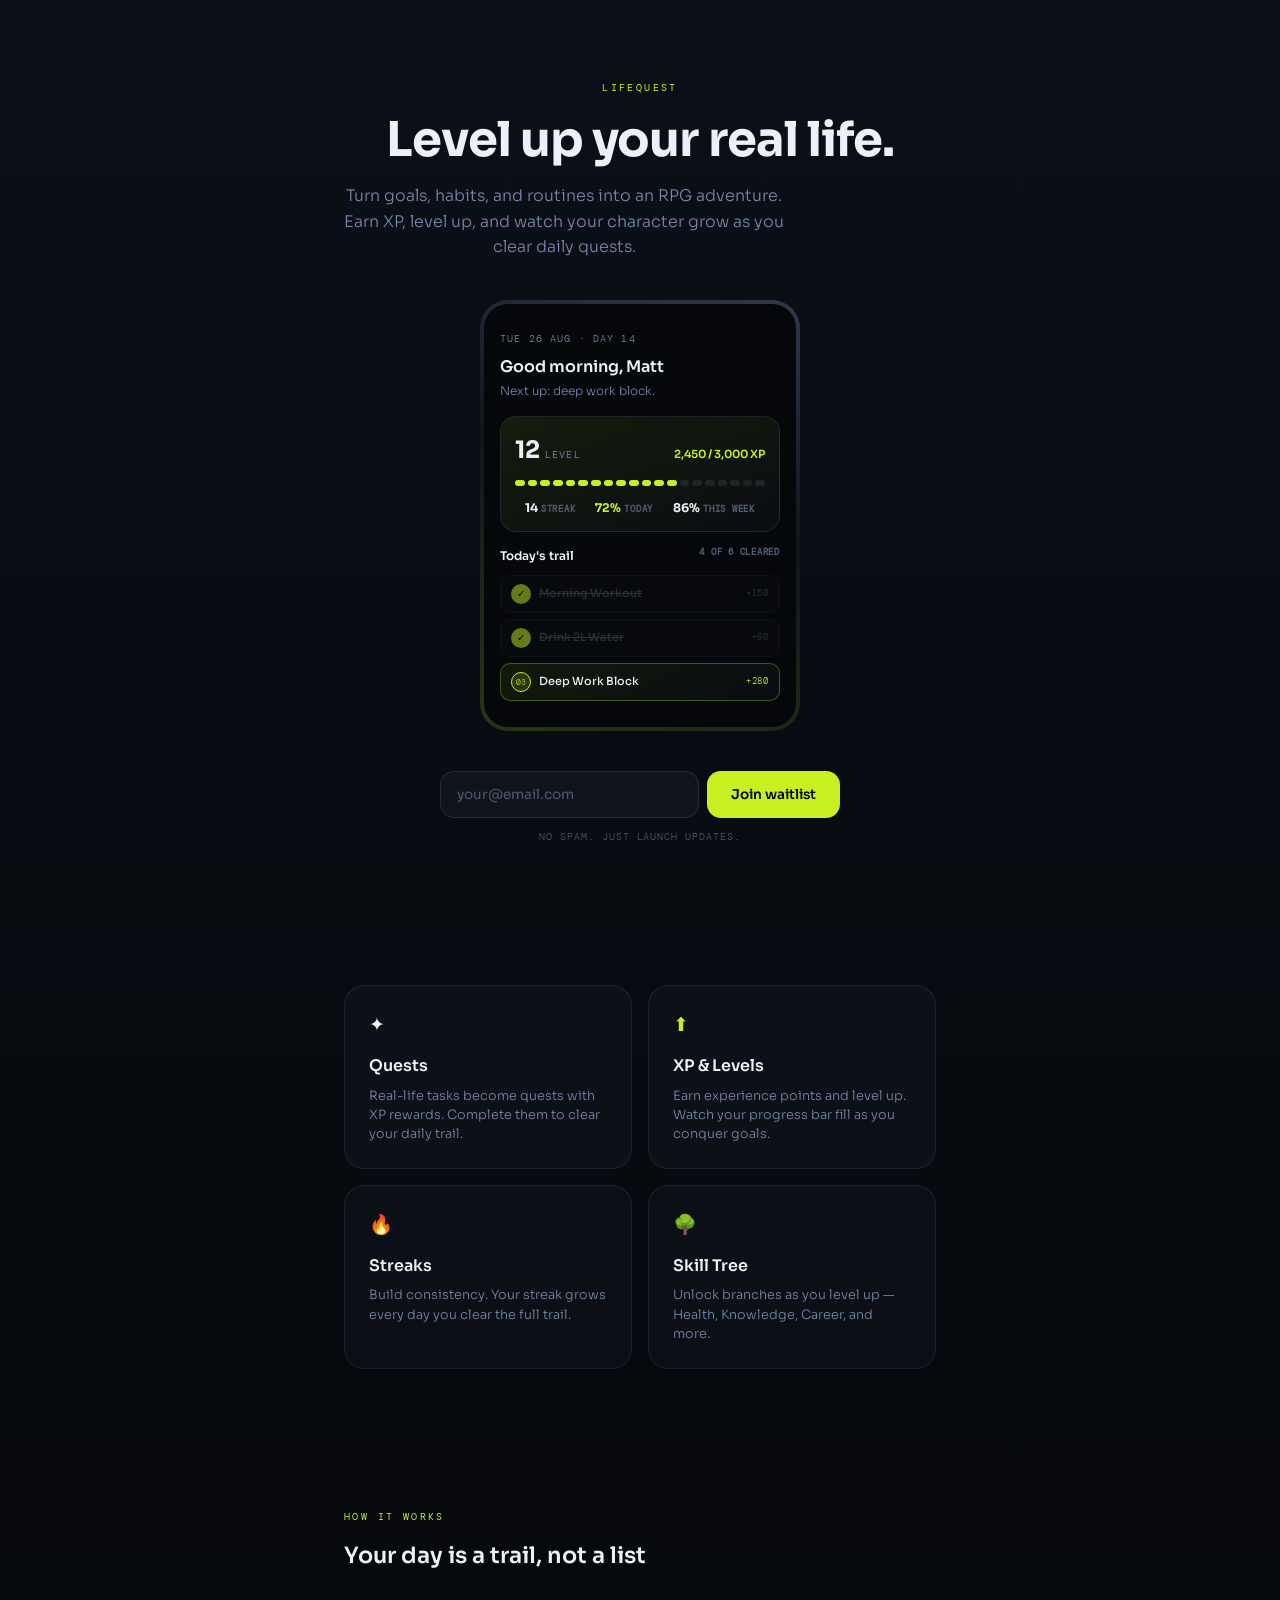
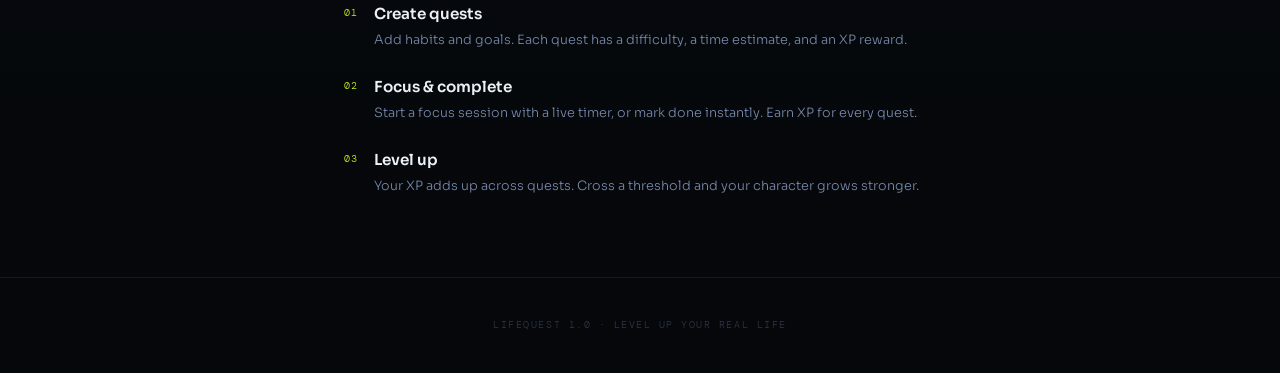
<file: index.html>
<!DOCTYPE html>
<html lang="en">
<head>
  <meta charset="UTF-8">
  <meta name="viewport" content="width=device-width, initial-scale=1.0">
  <title>LifeQuest — Level Up Your Real Life</title>
  <meta name="description" content="Turn real-life goals and habits into an RPG-style adventure. Earn XP, level up, and grow your character as you complete daily quests.">
  <meta property="og:title" content="LifeQuest — Level Up Your Real Life">
  <meta property="og:description" content="Turn real-life goals and habits into an RPG-style adventure. Earn XP, level up, and grow your character as you complete daily quests.">
  <meta property="og:type" content="website">
  <link rel="preconnect" href="https://fonts.googleapis.com">
  <link rel="preconnect" href="https://fonts.gstatic.com" crossorigin>
  <link href="https://fonts.googleapis.com/css2?family=DM+Mono:wght@400;500&family=Sora:wght@300;400;500;600;700&display=swap" rel="stylesheet">
  <link rel="stylesheet" href="styles.css">
  <link rel="icon" href="data:image/svg+xml,<svg xmlns='http://www.w3.org/2000/svg' viewBox='0 0 100 100'><text y='.9em' font-size='90'>✦</text></svg>">
</head>
<body>

  <!-- Hero -->
  <section class="hero">
    <div class="container">
      <p class="eyebrow">LIFEQUEST</p>
      <h1>Level up your real life.</h1>
      <p class="sub">Turn goals, habits, and routines into an RPG adventure. Earn XP, level up, and watch your character grow as you clear daily quests.</p>

      <!-- Phone mockup -->
      <div class="phone-mockup">
        <div class="phone-bezel">
          <div class="phone-screen">
            <div class="mock-greeting">
              <span class="mono-sm">TUE 26 AUG · DAY 14</span>
              <div class="mock-title">Good morning, Matt</div>
              <div class="mock-sub">Next up: deep work block.</div>
            </div>
            <div class="mock-card mock-hero-card">
              <div class="mock-level-row">
                <span class="mock-level-num">12</span>
                <span class="mono-sm">LEVEL</span>
                <span class="mock-xp-right accent">2,450 / 3,000 XP</span>
              </div>
              <div class="mock-ticks">
                <span class="tick filled"></span><span class="tick filled"></span><span class="tick filled"></span><span class="tick filled"></span><span class="tick filled"></span><span class="tick filled"></span><span class="tick filled"></span><span class="tick filled"></span><span class="tick filled"></span><span class="tick filled"></span><span class="tick filled"></span><span class="tick filled"></span><span class="tick filled"></span><span class="tick"></span><span class="tick"></span><span class="tick"></span><span class="tick"></span><span class="tick"></span><span class="tick"></span><span class="tick"></span>
              </div>
              <div class="mock-stats">
                <div><strong>14</strong> <span class="mono-xs">STREAK</span></div>
                <div class="accent"><strong>72%</strong> <span class="mono-xs">TODAY</span></div>
                <div><strong>86%</strong> <span class="mono-xs">THIS WEEK</span></div>
              </div>
            </div>
            <div class="mock-section">
              <span>Today's trail</span>
              <span class="mono-xs">4 of 6 cleared</span>
            </div>
            <div class="mock-quest cleared">
              <span class="mock-check">✓</span>
              <span class="mock-qname struck">Morning Workout</span>
              <span class="mono-xs">+150</span>
            </div>
            <div class="mock-quest cleared">
              <span class="mock-check">✓</span>
              <span class="mock-qname struck">Drink 2L Water</span>
              <span class="mono-xs">+80</span>
            </div>
            <div class="mock-quest live">
              <span class="mock-node-live">03</span>
              <span class="mock-qname">Deep Work Block</span>
              <span class="accent mono-xs">+280</span>
            </div>
          </div>
        </div>
      </div>

      <!-- Waitlist form -->
      <form class="waitlist-form" id="waitlist-form">
        <input type="email" placeholder="your@email.com" required aria-label="Email address">
        <button type="submit">Join waitlist</button>
      </form>
      <p class="form-note">No spam. Just launch updates.</p>
    </div>
  </section>

  <!-- Features -->
  <section class="features">
    <div class="container">
      <div class="feature-grid">
        <div class="feature-card reveal">
          <span class="feature-icon">✦</span>
          <h3>Quests</h3>
          <p>Real-life tasks become quests with XP rewards. Complete them to clear your daily trail.</p>
        </div>
        <div class="feature-card reveal">
          <span class="feature-icon accent">⬆</span>
          <h3>XP & Levels</h3>
          <p>Earn experience points and level up. Watch your progress bar fill as you conquer goals.</p>
        </div>
        <div class="feature-card reveal">
          <span class="feature-icon">🔥</span>
          <h3>Streaks</h3>
          <p>Build consistency. Your streak grows every day you clear the full trail.</p>
        </div>
        <div class="feature-card reveal">
          <span class="feature-icon accent">🌳</span>
          <h3>Skill Tree</h3>
          <p>Unlock branches as you level up — Health, Knowledge, Career, and more.</p>
        </div>
      </div>
    </div>
  </section>

  <!-- How it works -->
  <section class="how-it-works">
    <div class="container">
      <p class="eyebrow">HOW IT WORKS</p>
      <h2>Your day is a trail, not a list</h2>
      <div class="steps">
        <div class="step reveal">
          <span class="step-num">01</span>
          <div>
            <h4>Create quests</h4>
            <p>Add habits and goals. Each quest has a difficulty, a time estimate, and an XP reward.</p>
          </div>
        </div>
        <div class="step reveal">
          <span class="step-num">02</span>
          <div>
            <h4>Focus & complete</h4>
            <p>Start a focus session with a live timer, or mark done instantly. Earn XP for every quest.</p>
          </div>
        </div>
        <div class="step reveal">
          <span class="step-num">03</span>
          <div>
            <h4>Level up</h4>
            <p>Your XP adds up across quests. Cross a threshold and your character grows stronger.</p>
          </div>
        </div>
      </div>
    </div>
  </section>

  <!-- Footer -->
  <footer>
    <div class="container">
      <p class="footer-tag mono-sm">LIFEQUEST 1.0 · LEVEL UP YOUR REAL LIFE</p>
    </div>
  </footer>

  <script src="main.js"></script>
</body>
</html>
</file>
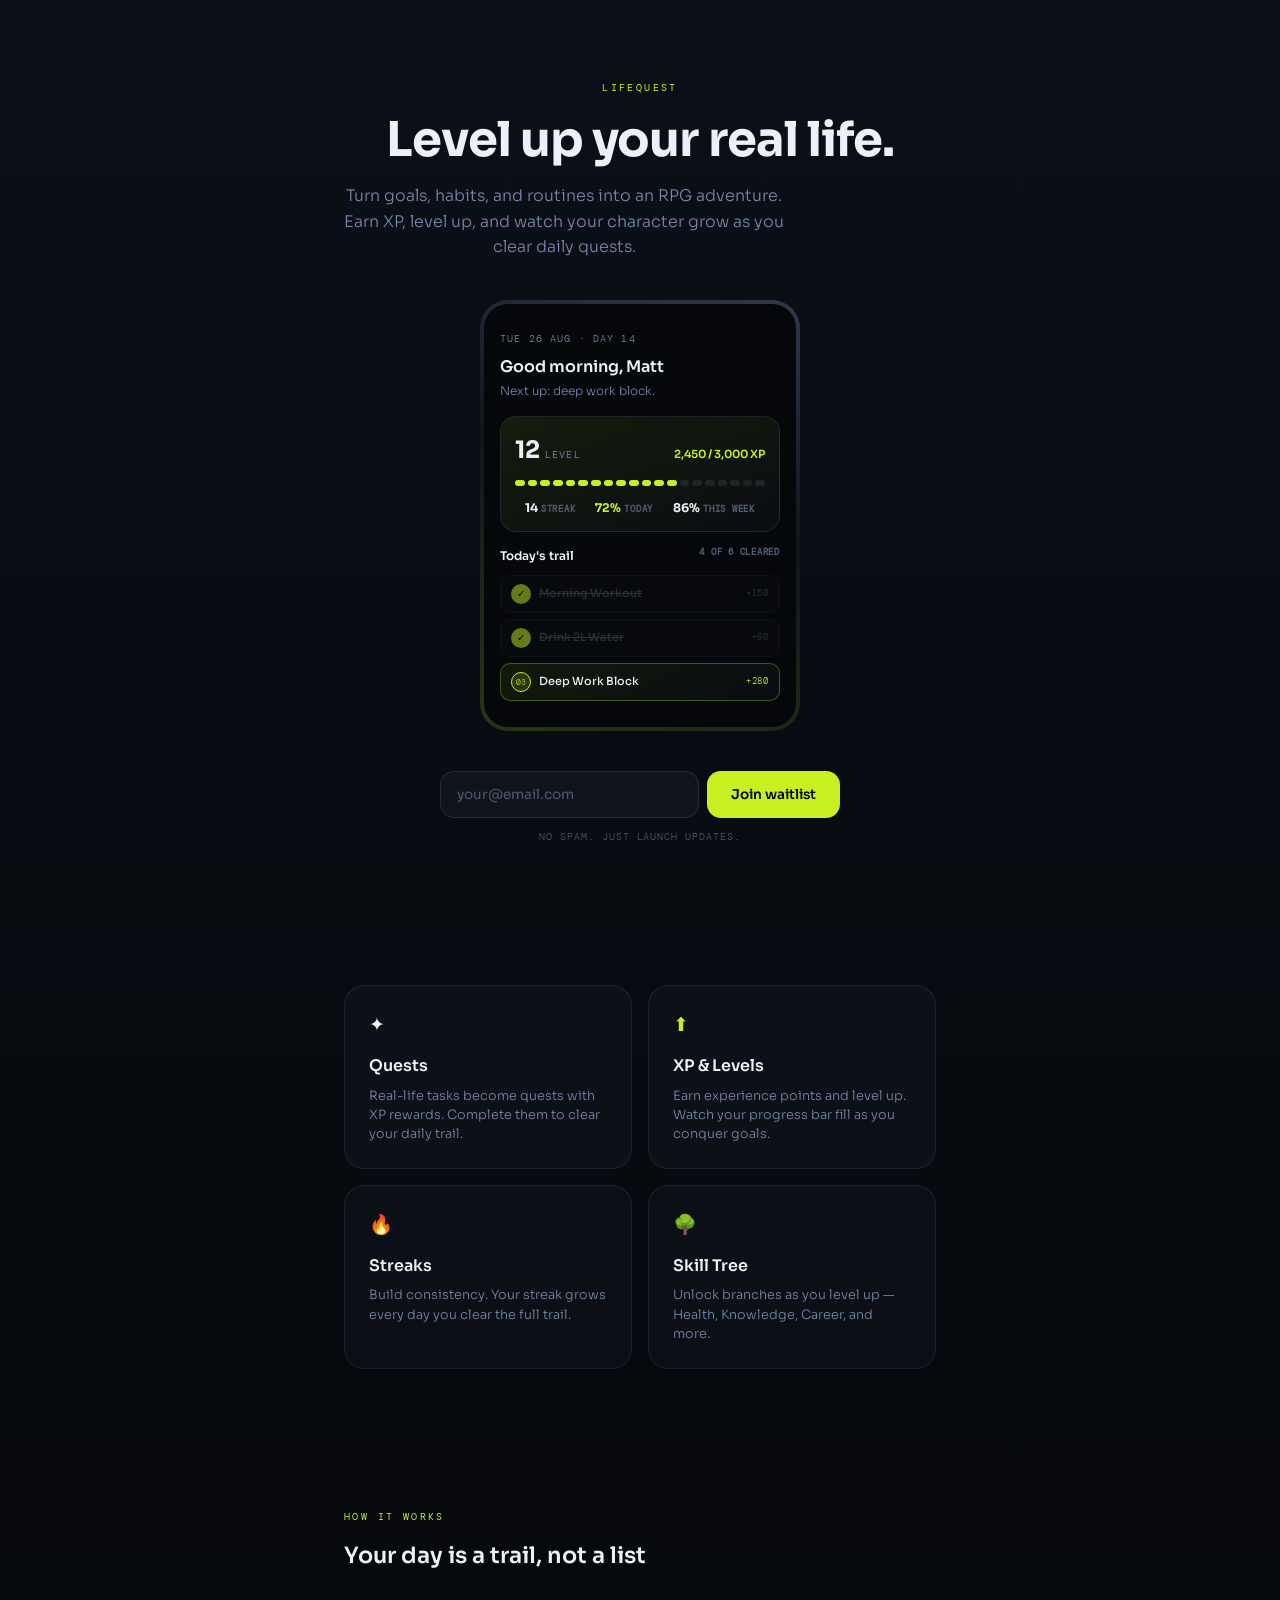
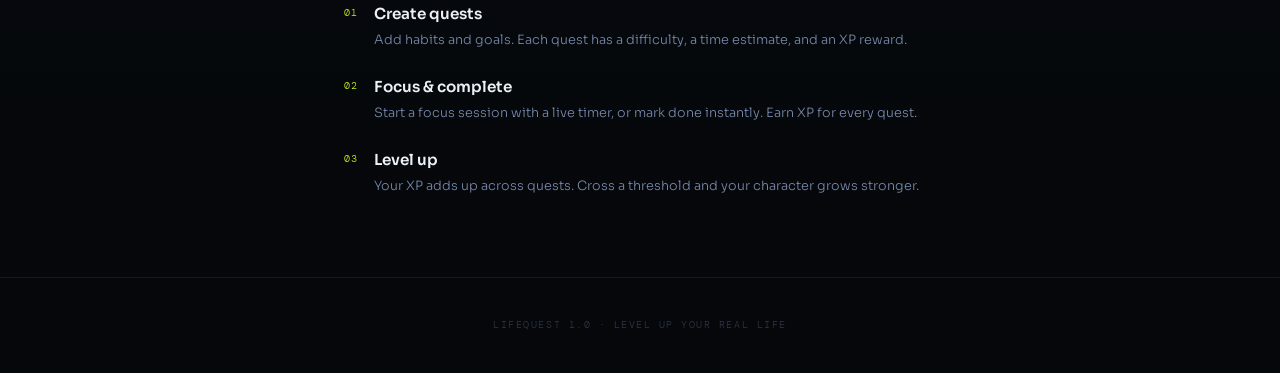
<file: docs/index.html>
<!DOCTYPE html>
<html lang="en">
<head>
  <meta charset="UTF-8">
  <meta name="viewport" content="width=device-width, initial-scale=1.0">
  <title>LifeQuest — Level Up Your Real Life</title>
  <meta name="description" content="Turn real-life goals and habits into an RPG-style adventure. Earn XP, level up, and grow your character as you complete daily quests.">
  <meta property="og:title" content="LifeQuest — Level Up Your Real Life">
  <meta property="og:description" content="Turn real-life goals and habits into an RPG-style adventure. Earn XP, level up, and grow your character as you complete daily quests.">
  <meta property="og:type" content="website">
  <link rel="preconnect" href="https://fonts.googleapis.com">
  <link rel="preconnect" href="https://fonts.gstatic.com" crossorigin>
  <link href="https://fonts.googleapis.com/css2?family=DM+Mono:wght@400;500&family=Sora:wght@300;400;500;600;700&display=swap" rel="stylesheet">
  <link rel="stylesheet" href="styles.css">
  <link rel="icon" href="data:image/svg+xml,<svg xmlns='http://www.w3.org/2000/svg' viewBox='0 0 100 100'><rect width='100' height='100' rx='26' fill='%2305070A'/><text x='50' y='70' font-family='monospace' font-size='46' font-weight='700' text-anchor='middle' fill='%23C7F022'>LQ</text></svg>">
</head>
<body>

  <!-- Hero -->
  <section class="hero">
    <div class="container">
      <p class="eyebrow">LIFEQUEST</p>
      <h1>Level up your real life.</h1>
      <p class="sub">Turn goals, habits, and routines into an RPG adventure. Earn XP, level up, and watch your character grow as you clear daily quests.</p>

      <!-- Phone mockup -->
      <div class="phone-mockup">
        <div class="phone-bezel">
          <div class="phone-screen">
            <div class="mock-greeting">
              <span class="mono-sm">TUE 26 AUG · DAY 14</span>
              <div class="mock-title">Good morning, Matt</div>
              <div class="mock-sub">Next up: deep work block.</div>
            </div>
            <div class="mock-card mock-hero-card">
              <div class="mock-level-row">
                <span class="mock-level-num">12</span>
                <span class="mono-sm">LEVEL</span>
                <span class="mock-xp-right accent">2,450 / 3,000 XP</span>
              </div>
              <div class="mock-ticks">
                <span class="tick filled"></span><span class="tick filled"></span><span class="tick filled"></span><span class="tick filled"></span><span class="tick filled"></span><span class="tick filled"></span><span class="tick filled"></span><span class="tick filled"></span><span class="tick filled"></span><span class="tick filled"></span><span class="tick filled"></span><span class="tick filled"></span><span class="tick filled"></span><span class="tick"></span><span class="tick"></span><span class="tick"></span><span class="tick"></span><span class="tick"></span><span class="tick"></span><span class="tick"></span>
              </div>
              <div class="mock-stats">
                <div><strong>14</strong> <span class="mono-xs">STREAK</span></div>
                <div class="accent"><strong>72%</strong> <span class="mono-xs">TODAY</span></div>
                <div><strong>86%</strong> <span class="mono-xs">THIS WEEK</span></div>
              </div>
            </div>
            <div class="mock-section">
              <span>Today's trail</span>
              <span class="mono-xs">4 of 6 cleared</span>
            </div>
            <div class="mock-quest cleared">
              <span class="mock-check">✓</span>
              <span class="mock-qname struck">Morning Workout</span>
              <span class="mono-xs">+150</span>
            </div>
            <div class="mock-quest cleared">
              <span class="mock-check">✓</span>
              <span class="mock-qname struck">Drink 2L Water</span>
              <span class="mono-xs">+80</span>
            </div>
            <div class="mock-quest live">
              <span class="mock-node-live">03</span>
              <span class="mock-qname">Deep Work Block</span>
              <span class="accent mono-xs">+280</span>
            </div>
          </div>
        </div>
      </div>

      <!-- Waitlist form -->
      <form class="waitlist-form" id="waitlist-form">
        <input type="email" placeholder="your@email.com" required aria-label="Email address">
        <button type="submit">Join waitlist</button>
      </form>
      <p class="form-note">No spam. Just launch updates.</p>
    </div>
  </section>

  <!-- Features -->
  <section class="features">
    <div class="container">
      <div class="feature-grid">
        <div class="feature-card reveal">
          <span class="feature-icon">✦</span>
          <h3>Quests</h3>
          <p>Real-life tasks become quests with XP rewards. Complete them to clear your daily trail.</p>
        </div>
        <div class="feature-card reveal">
          <span class="feature-icon accent">⬆</span>
          <h3>XP & Levels</h3>
          <p>Earn experience points and level up. Watch your progress bar fill as you conquer goals.</p>
        </div>
        <div class="feature-card reveal">
          <span class="feature-icon">🔥</span>
          <h3>Streaks</h3>
          <p>Build consistency. Your streak grows every day you clear the full trail.</p>
        </div>
        <div class="feature-card reveal">
          <span class="feature-icon accent">🌳</span>
          <h3>Skill Tree</h3>
          <p>Unlock branches as you level up — Health, Knowledge, Career, and more.</p>
        </div>
      </div>
    </div>
  </section>

  <!-- How it works -->
  <section class="how-it-works">
    <div class="container">
      <p class="eyebrow">HOW IT WORKS</p>
      <h2>Your day is a trail, not a list</h2>
      <div class="steps">
        <div class="step reveal">
          <span class="step-num">01</span>
          <div>
            <h4>Create quests</h4>
            <p>Add habits and goals. Each quest has a difficulty, a time estimate, and an XP reward.</p>
          </div>
        </div>
        <div class="step reveal">
          <span class="step-num">02</span>
          <div>
            <h4>Focus & complete</h4>
            <p>Start a focus session with a live timer, or mark done instantly. Earn XP for every quest.</p>
          </div>
        </div>
        <div class="step reveal">
          <span class="step-num">03</span>
          <div>
            <h4>Level up</h4>
            <p>Your XP adds up across quests. Cross a threshold and your character grows stronger.</p>
          </div>
        </div>
      </div>
    </div>
  </section>

  <!-- Footer -->
  <footer>
    <div class="container">
      <p class="footer-tag mono-sm">LIFEQUEST 1.0 · LEVEL UP YOUR REAL LIFE</p>
    </div>
  </footer>

  <script src="main.js"></script>
</body>
</html>
</file>
<file: styles.css>
/* ── Tokens (same as the Flutter app) ──────────────────────────────────── */
:root {
  --canvas: #05070A;
  --canvas-top: #0B1018;
  --canvas-mid: #070A0F;
  --accent: #C7F022;
  --accent-hover: #D9FF4F;
  --text-primary: #ECF1F8;
  --slate: #7789AB;
  --muted: #4E5A70;
  --faint: #2C3648;
  --surface: rgba(119,137,171,.05);
  --surface-raised: rgba(119,137,171,.07);
  --border: rgba(119,137,171,.14);
  --border-strong: rgba(119,137,171,.20);
  --accent-surface: rgba(199,240,34,.08);
  --accent-border: rgba(199,240,34,.30);
  --track-inactive: rgba(119,137,171,.16);

  --font-sora: 'Sora', sans-serif;
  --font-mono: 'DM Mono', monospace;
}

/* ── Reset ────────────────────────────────────────────────────────────── */
*, *::before, *::after { box-sizing: border-box; margin: 0; padding: 0; }

html {
  font-size: 16px;
  scroll-behavior: smooth;
  -webkit-font-smoothing: antialiased;
}

body {
  font-family: var(--font-sora);
  font-weight: 300;
  color: var(--text-primary);
  background: linear-gradient(180deg, var(--canvas-top), var(--canvas-mid) 55%, var(--canvas));
  min-height: 100vh;
  line-height: 1.6;
}

a { color: var(--accent); text-decoration: none; }
a:hover { color: var(--accent-hover); }

.container {
  max-width: 640px;
  margin: 0 auto;
  padding: 0 24px;
}

/* ── Typography ───────────────────────────────────────────────────────── */
.eyebrow {
  font-family: var(--font-mono);
  font-size: 10px;
  font-weight: 400;
  letter-spacing: 0.24em;
  text-transform: uppercase;
  color: var(--accent);
  margin-bottom: 16px;
}

h1 {
  font-family: var(--font-sora);
  font-size: clamp(2rem, 5vw, 3rem);
  font-weight: 700;
  letter-spacing: -0.02em;
  line-height: 1.15;
  margin-bottom: 16px;
}

h2 {
  font-size: 1.4rem;
  font-weight: 600;
  line-height: 1.3;
  margin-bottom: 32px;
}

h3 {
  font-size: 1rem;
  font-weight: 600;
  margin-bottom: 8px;
}

h4 {
  font-size: 0.95rem;
  font-weight: 600;
  margin-bottom: 4px;
}

.sub {
  font-size: 1rem;
  color: var(--slate);
  max-width: 440px;
  margin-bottom: 40px;
  line-height: 1.6;
}

.mono-sm {
  font-family: var(--font-mono);
  font-size: 9.5px;
  letter-spacing: 0.12em;
  text-transform: uppercase;
  color: var(--slate);
}

.mono-xs {
  font-family: var(--font-mono);
  font-size: 8.5px;
  letter-spacing: 0.09em;
  text-transform: uppercase;
  color: var(--muted);
}

.accent { color: var(--accent); }

/* ── Hero ─────────────────────────────────────────────────────────────── */
.hero {
  padding: 80px 0 60px;
  text-align: center;
}

/* ── Phone mockup ─────────────────────────────────────────────────────── */
.phone-mockup {
  margin: 40px auto;
  max-width: 280px;
}

.phone-bezel {
  background: linear-gradient(200deg, rgba(119,137,171,.35), rgba(119,137,171,.06) 45%, rgba(199,240,34,.18));
  border-radius: 28px;
  padding: 4px;
}

.phone-screen {
  background: var(--canvas);
  border-radius: 24px;
  padding: 20px 16px;
  text-align: left;
}

.mock-greeting { margin-bottom: 16px; }
.mock-title {
  font-size: 1rem;
  font-weight: 600;
  margin: 4px 0 2px;
}
.mock-sub {
  font-size: 0.75rem;
  color: var(--slate);
  font-weight: 300;
}

.mock-card {
  border-radius: 16px;
  padding: 14px;
  margin-bottom: 14px;
}

.mock-hero-card {
  background: linear-gradient(160deg, rgba(199,240,34,.09), rgba(119,137,171,.05));
  border: 1px solid var(--track-inactive);
}

.mock-level-row {
  display: flex;
  align-items: baseline;
  gap: 6px;
  margin-bottom: 10px;
}

.mock-level-num {
  font-size: 1.5rem;
  font-weight: 700;
  letter-spacing: -0.02em;
}

.mock-xp-right {
  margin-left: auto;
  font-size: 0.7rem;
  font-weight: 600;
}

.mock-ticks {
  display: flex;
  gap: 3px;
  margin-bottom: 12px;
}

.tick {
  flex: 1;
  height: 6px;
  border-radius: 3px;
  background: var(--track-inactive);
}

.tick.filled {
  background: var(--accent);
}

.mock-stats {
  display: flex;
  justify-content: space-around;
  font-size: 0.75rem;
  font-weight: 600;
}

.mock-stats div {
  text-align: center;
}

.mock-section {
  display: flex;
  justify-content: space-between;
  font-size: 0.75rem;
  font-weight: 600;
  margin-bottom: 10px;
}

.mock-quest {
  display: flex;
  align-items: center;
  gap: 8px;
  padding: 8px 10px;
  border-radius: 10px;
  background: var(--surface);
  border: 1px solid var(--border);
  margin-bottom: 6px;
  font-size: 0.7rem;
}

.mock-quest.cleared {
  opacity: 0.5;
}

.mock-check {
  width: 20px;
  height: 20px;
  border-radius: 50%;
  background: var(--accent);
  color: var(--canvas);
  display: flex;
  align-items: center;
  justify-content: center;
  font-size: 10px;
  flex-shrink: 0;
}

.mock-node-live {
  width: 20px;
  height: 20px;
  border-radius: 50%;
  background: rgba(199,240,34,.14);
  border: 1.5px solid var(--accent);
  color: var(--accent);
  display: flex;
  align-items: center;
  justify-content: center;
  font-family: var(--font-mono);
  font-size: 8px;
  flex-shrink: 0;
}

.mock-quest.live {
  background: linear-gradient(150deg, rgba(199,240,34,.08), rgba(119,137,171,.05));
  border-color: var(--accent-border);
}

.mock-qname {
  flex: 1;
  font-weight: 500;
  white-space: nowrap;
  overflow: hidden;
  text-overflow: ellipsis;
}

.mock-qname.struck {
  text-decoration: line-through;
  color: var(--muted);
}

/* ── Waitlist form ────────────────────────────────────────────────────── */
.waitlist-form {
  display: flex;
  gap: 8px;
  max-width: 400px;
  margin: 0 auto;
}

.waitlist-form input {
  flex: 1;
  font-family: var(--font-sora);
  font-size: 0.85rem;
  padding: 14px 16px;
  border-radius: 14px;
  border: 1px solid var(--border-strong);
  background: var(--surface-raised);
  color: var(--text-primary);
  outline: none;
  transition: border-color 0.2s;
}

.waitlist-form input::placeholder {
  color: var(--muted);
}

.waitlist-form input:focus {
  border-color: var(--accent);
}

.waitlist-form button {
  font-family: var(--font-sora);
  font-size: 0.85rem;
  font-weight: 600;
  padding: 14px 24px;
  border-radius: 14px;
  border: none;
  background: var(--accent);
  color: var(--canvas);
  cursor: pointer;
  white-space: nowrap;
  transition: background 0.2s, transform 0.15s;
}

.waitlist-form button:hover {
  background: var(--accent-hover);
  transform: translateY(-1px);
}

.waitlist-form button:active {
  transform: translateY(0);
}

.form-note {
  font-family: var(--font-mono);
  font-size: 9.5px;
  letter-spacing: 0.1em;
  text-transform: uppercase;
  color: var(--muted);
  margin-top: 12px;
  text-align: center;
}

/* ── Features ─────────────────────────────────────────────────────────── */
.features {
  padding: 80px 0;
}

.feature-grid {
  display: grid;
  grid-template-columns: 1fr 1fr;
  gap: 16px;
}

.feature-card {
  background: var(--surface);
  border: 1px solid var(--border);
  border-radius: 20px;
  padding: 24px;
}

.feature-icon {
  font-size: 1.2rem;
  margin-bottom: 12px;
  display: block;
}

.feature-card p {
  font-size: 0.8rem;
  color: var(--slate);
  line-height: 1.5;
}

/* ── How it works ─────────────────────────────────────────────────────── */
.how-it-works {
  padding: 60px 0 80px;
}

.steps {
  display: flex;
  flex-direction: column;
  gap: 24px;
}

.step {
  display: flex;
  gap: 16px;
  align-items: flex-start;
}

.step-num {
  font-family: var(--font-mono);
  font-size: 10px;
  letter-spacing: 0.12em;
  color: var(--accent);
  flex-shrink: 0;
  padding-top: 3px;
}

.step p {
  font-size: 0.8rem;
  color: var(--slate);
}

/* ── Footer ───────────────────────────────────────────────────────────── */
footer {
  padding: 40px 0;
  border-top: 1px solid var(--border);
  text-align: center;
}

.footer-tag {
  color: var(--faint);
  letter-spacing: 0.16em;
}

/* ── Reveal on scroll ─────────────────────────────────────────────────── */
.reveal {
  opacity: 0;
  transform: translateY(16px);
  transition: opacity 0.5s ease, transform 0.5s ease;
}

.reveal.visible {
  opacity: 1;
  transform: translateY(0);
}

/* ── Responsive ───────────────────────────────────────────────────────── */
@media (max-width: 480px) {
  .feature-grid {
    grid-template-columns: 1fr;
  }

  .waitlist-form {
    flex-direction: column;
  }

  .waitlist-form button {
    width: 100%;
  }

  .hero {
    padding: 60px 0 40px;
  }
}

@media (min-width: 768px) {
  h1 {
    font-size: 3rem;
  }

  .phone-mockup {
    max-width: 320px;
  }
}
</file>
<file: docs/styles.css>
/* ── Tokens (same as the Flutter app) ──────────────────────────────────── */
:root {
  --canvas: #05070A;
  --canvas-top: #0B1018;
  --canvas-mid: #070A0F;
  --accent: #C7F022;
  --accent-hover: #D9FF4F;
  --text-primary: #ECF1F8;
  --slate: #7789AB;
  --muted: #4E5A70;
  --faint: #2C3648;
  --surface: rgba(119,137,171,.05);
  --surface-raised: rgba(119,137,171,.07);
  --border: rgba(119,137,171,.14);
  --border-strong: rgba(119,137,171,.20);
  --accent-surface: rgba(199,240,34,.08);
  --accent-border: rgba(199,240,34,.30);
  --track-inactive: rgba(119,137,171,.16);

  --font-sora: 'Sora', sans-serif;
  --font-mono: 'DM Mono', monospace;
}

/* ── Reset ────────────────────────────────────────────────────────────── */
*, *::before, *::after { box-sizing: border-box; margin: 0; padding: 0; }

html {
  font-size: 16px;
  scroll-behavior: smooth;
  -webkit-font-smoothing: antialiased;
}

body {
  font-family: var(--font-sora);
  font-weight: 300;
  color: var(--text-primary);
  background: linear-gradient(180deg, var(--canvas-top), var(--canvas-mid) 55%, var(--canvas));
  min-height: 100vh;
  line-height: 1.6;
}

a { color: var(--accent); text-decoration: none; }
a:hover { color: var(--accent-hover); }

.container {
  max-width: 640px;
  margin: 0 auto;
  padding: 0 24px;
}

/* ── Typography ───────────────────────────────────────────────────────── */
.eyebrow {
  font-family: var(--font-mono);
  font-size: 10px;
  font-weight: 400;
  letter-spacing: 0.24em;
  text-transform: uppercase;
  color: var(--accent);
  margin-bottom: 16px;
}

h1 {
  font-family: var(--font-sora);
  font-size: clamp(2rem, 5vw, 3rem);
  font-weight: 700;
  letter-spacing: -0.02em;
  line-height: 1.15;
  margin-bottom: 16px;
}

h2 {
  font-size: 1.4rem;
  font-weight: 600;
  line-height: 1.3;
  margin-bottom: 32px;
}

h3 {
  font-size: 1rem;
  font-weight: 600;
  margin-bottom: 8px;
}

h4 {
  font-size: 0.95rem;
  font-weight: 600;
  margin-bottom: 4px;
}

.sub {
  font-size: 1rem;
  color: var(--slate);
  max-width: 440px;
  margin-bottom: 40px;
  line-height: 1.6;
}

.mono-sm {
  font-family: var(--font-mono);
  font-size: 9.5px;
  letter-spacing: 0.12em;
  text-transform: uppercase;
  color: var(--slate);
}

.mono-xs {
  font-family: var(--font-mono);
  font-size: 8.5px;
  letter-spacing: 0.09em;
  text-transform: uppercase;
  color: var(--muted);
}

.accent { color: var(--accent); }

/* ── Hero ─────────────────────────────────────────────────────────────── */
.hero {
  padding: 80px 0 60px;
  text-align: center;
}

/* ── Phone mockup ─────────────────────────────────────────────────────── */
.phone-mockup {
  margin: 40px auto;
  max-width: 280px;
}

.phone-bezel {
  background: linear-gradient(200deg, rgba(119,137,171,.35), rgba(119,137,171,.06) 45%, rgba(199,240,34,.18));
  border-radius: 28px;
  padding: 4px;
}

.phone-screen {
  background: var(--canvas);
  border-radius: 24px;
  padding: 20px 16px;
  text-align: left;
}

.mock-greeting { margin-bottom: 16px; }
.mock-title {
  font-size: 1rem;
  font-weight: 600;
  margin: 4px 0 2px;
}
.mock-sub {
  font-size: 0.75rem;
  color: var(--slate);
  font-weight: 300;
}

.mock-card {
  border-radius: 16px;
  padding: 14px;
  margin-bottom: 14px;
}

.mock-hero-card {
  background: linear-gradient(160deg, rgba(199,240,34,.09), rgba(119,137,171,.05));
  border: 1px solid var(--track-inactive);
}

.mock-level-row {
  display: flex;
  align-items: baseline;
  gap: 6px;
  margin-bottom: 10px;
}

.mock-level-num {
  font-size: 1.5rem;
  font-weight: 700;
  letter-spacing: -0.02em;
}

.mock-xp-right {
  margin-left: auto;
  font-size: 0.7rem;
  font-weight: 600;
}

.mock-ticks {
  display: flex;
  gap: 3px;
  margin-bottom: 12px;
}

.tick {
  flex: 1;
  height: 6px;
  border-radius: 3px;
  background: var(--track-inactive);
}

.tick.filled {
  background: var(--accent);
}

.mock-stats {
  display: flex;
  justify-content: space-around;
  font-size: 0.75rem;
  font-weight: 600;
}

.mock-stats div {
  text-align: center;
}

.mock-section {
  display: flex;
  justify-content: space-between;
  font-size: 0.75rem;
  font-weight: 600;
  margin-bottom: 10px;
}

.mock-quest {
  display: flex;
  align-items: center;
  gap: 8px;
  padding: 8px 10px;
  border-radius: 10px;
  background: var(--surface);
  border: 1px solid var(--border);
  margin-bottom: 6px;
  font-size: 0.7rem;
}

.mock-quest.cleared {
  opacity: 0.5;
}

.mock-check {
  width: 20px;
  height: 20px;
  border-radius: 50%;
  background: var(--accent);
  color: var(--canvas);
  display: flex;
  align-items: center;
  justify-content: center;
  font-size: 10px;
  flex-shrink: 0;
}

.mock-node-live {
  width: 20px;
  height: 20px;
  border-radius: 50%;
  background: rgba(199,240,34,.14);
  border: 1.5px solid var(--accent);
  color: var(--accent);
  display: flex;
  align-items: center;
  justify-content: center;
  font-family: var(--font-mono);
  font-size: 8px;
  flex-shrink: 0;
}

.mock-quest.live {
  background: linear-gradient(150deg, rgba(199,240,34,.08), rgba(119,137,171,.05));
  border-color: var(--accent-border);
}

.mock-qname {
  flex: 1;
  font-weight: 500;
  white-space: nowrap;
  overflow: hidden;
  text-overflow: ellipsis;
}

.mock-qname.struck {
  text-decoration: line-through;
  color: var(--muted);
}

/* ── Waitlist form ────────────────────────────────────────────────────── */
.waitlist-form {
  display: flex;
  gap: 8px;
  max-width: 400px;
  margin: 0 auto;
}

.waitlist-form input {
  flex: 1;
  font-family: var(--font-sora);
  font-size: 0.85rem;
  padding: 14px 16px;
  border-radius: 14px;
  border: 1px solid var(--border-strong);
  background: var(--surface-raised);
  color: var(--text-primary);
  outline: none;
  transition: border-color 0.2s;
}

.waitlist-form input::placeholder {
  color: var(--muted);
}

.waitlist-form input:focus {
  border-color: var(--accent);
}

.waitlist-form button {
  font-family: var(--font-sora);
  font-size: 0.85rem;
  font-weight: 600;
  padding: 14px 24px;
  border-radius: 14px;
  border: none;
  background: var(--accent);
  color: var(--canvas);
  cursor: pointer;
  white-space: nowrap;
  transition: background 0.2s, transform 0.15s;
}

.waitlist-form button:hover {
  background: var(--accent-hover);
  transform: translateY(-1px);
}

.waitlist-form button:active {
  transform: translateY(0);
}

.form-note {
  font-family: var(--font-mono);
  font-size: 9.5px;
  letter-spacing: 0.1em;
  text-transform: uppercase;
  color: var(--muted);
  margin-top: 12px;
  text-align: center;
}

/* ── Features ─────────────────────────────────────────────────────────── */
.features {
  padding: 80px 0;
}

.feature-grid {
  display: grid;
  grid-template-columns: 1fr 1fr;
  gap: 16px;
}

.feature-card {
  background: var(--surface);
  border: 1px solid var(--border);
  border-radius: 20px;
  padding: 24px;
}

.feature-icon {
  font-size: 1.2rem;
  margin-bottom: 12px;
  display: block;
}

.feature-card p {
  font-size: 0.8rem;
  color: var(--slate);
  line-height: 1.5;
}

/* ── How it works ─────────────────────────────────────────────────────── */
.how-it-works {
  padding: 60px 0 80px;
}

.steps {
  display: flex;
  flex-direction: column;
  gap: 24px;
}

.step {
  display: flex;
  gap: 16px;
  align-items: flex-start;
}

.step-num {
  font-family: var(--font-mono);
  font-size: 10px;
  letter-spacing: 0.12em;
  color: var(--accent);
  flex-shrink: 0;
  padding-top: 3px;
}

.step p {
  font-size: 0.8rem;
  color: var(--slate);
}

/* ── Footer ───────────────────────────────────────────────────────────── */
footer {
  padding: 40px 0;
  border-top: 1px solid var(--border);
  text-align: center;
}

.footer-tag {
  color: var(--faint);
  letter-spacing: 0.16em;
}

/* ── Reveal on scroll ─────────────────────────────────────────────────── */
.reveal {
  opacity: 0;
  transform: translateY(16px);
  transition: opacity 0.5s ease, transform 0.5s ease;
}

.reveal.visible {
  opacity: 1;
  transform: translateY(0);
}

/* ── Responsive ───────────────────────────────────────────────────────── */
@media (max-width: 480px) {
  .feature-grid {
    grid-template-columns: 1fr;
  }

  .waitlist-form {
    flex-direction: column;
  }

  .waitlist-form button {
    width: 100%;
  }

  .hero {
    padding: 60px 0 40px;
  }
}

@media (min-width: 768px) {
  h1 {
    font-size: 3rem;
  }

  .phone-mockup {
    max-width: 320px;
  }
}
</file>
